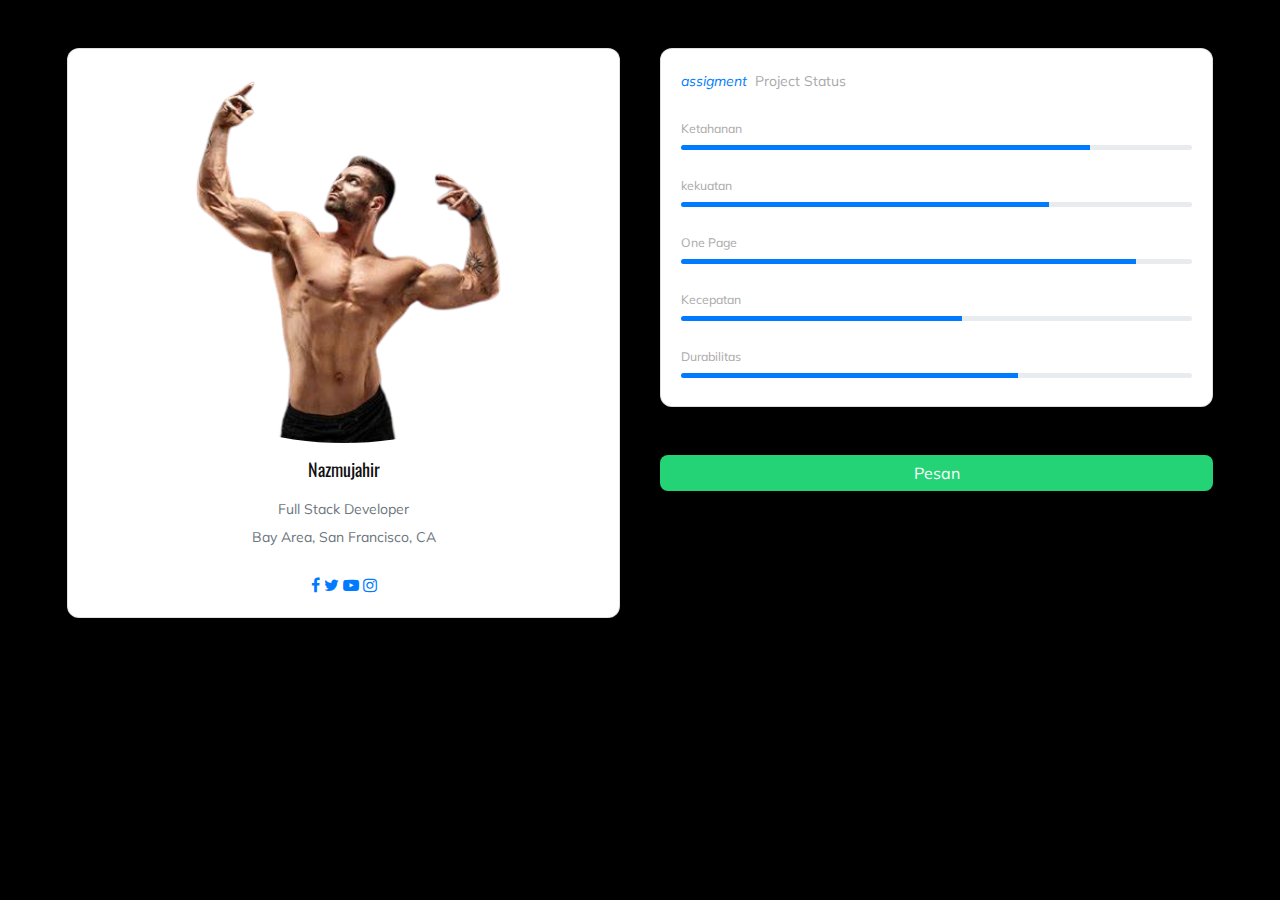
<file: harilibur-main/harilibur/profnaz.html>
<!DOCTYPE html>

<html lang="zxx">
  <head>
    <meta charset="UTF-8" />
    <meta name="description" content="Gym Template" />
    <meta name="keywords" content="Gym, unica, creative, html" />
    <meta name="viewport" content="width=device-width, initial-scale=1.0" />
    <meta http-equiv="X-UA-Compatible" content="ie=edge" />
    <title>harilibur</title>

    <!-- Google Font -->
    <link
      href="https://fonts.googleapis.com/css?family=Muli:300,400,500,600,700,800,900&display=swap"
      rel="stylesheet"
    />
    <link
      href="https://fonts.googleapis.com/css?family=Oswald:300,400,500,600,700&display=swap"
      rel="stylesheet"
    />

    <!-- Css Styles -->
    <link
      href="https://cdn.jsdelivr.net/npm/bootstrap@5.3.3/dist/css/bootstrap.min.css"
      rel="stylesheet"
      integrity="sha384-QWTKZyjpPEjISv5WaRU9OFeRpok6YctnYmDr5pNlyT2bRjXh0JMhjY6hW+ALEwIH"
      crossorigin="anonymous"
    />
    <link rel="stylesheet" href="css/bootstrap.min.css" type="text/css" />
    <link rel="stylesheet" href="css/font-awesome.min.css" type="text/css" />
    <link rel="stylesheet" href="css/flaticon.css" type="text/css" />
    <link rel="stylesheet" href="css/owl.carousel.min.css" type="text/css" />
    <link rel="stylesheet" href="css/barfiller.css" type="text/css" />
    <link rel="stylesheet" href="css/magnific-popup.css" type="text/css" />
    <link rel="stylesheet" href="css/slicknav.min.css" type="text/css" />
    <link rel="stylesheet" href="css/style.css" type="text/css" />
    <style>
      section {
        background-color: black;
        height: 100vh;
      }
    </style>
  </head>
  <body>
    <section>
      <div class="container py-5">
        <div class="row">
          <div
            class=""
            style="
              display: grid;
              grid-template-columns: repeat(2, 1fr);
              gap: 40px;
              justify-content: center;
            "
          >
            <div class="card mb-4" style="border-radius: 12px">
              <div class="card-body text-center">
                <img
                  src="img/hero/gymbro-removebg-preview.png"
                  alt="avatar"
                  class="rounded-circle img-fluid"
                  style="width: 600px"
                />
                <h5 class="my-3">Nazmujahir</h5>
                <p class="text-muted mb-1">Full Stack Developer</p>
                <p class="text-muted mb-4">Bay Area, San Francisco, CA</p>
                <a href="#"><i class="fa fa-facebook"></i></a>
                <a href="#"><i class="fa fa-twitter"></i></a>
                <a href="#"><i class="fa fa-youtube-play"></i></a>
                <a href="#"><i class="fa fa-instagram"></i></a>
              </div>
            </div>
            <div class="row">
              <div class="col-md-12">
                <div class="card mb-4 mb-md-0" style="border-radius: 12px">
                  <div class="card-body" style="border-radius: 12px">
                    <p class="mb-4">
                      <span class="text-primary font-italic me-1"
                        >assigment</span
                      >
                      Project Status
                    </p>
                    <p class="mb-1" style="font-size: 0.77rem">Ketahanan</p>
                    <div class="progress rounded" style="height: 5px">
                      <div
                        class="progress-bar"
                        role="progressbar "
                        style="width: 80%"
                        aria-valuenow="80 "
                        aria-valuemin="0 "
                        aria-valuemax="100 "
                      ></div>
                    </div>
                    <p class="mt-4 mb-1" style="font-size: 0.77rem">kekuatan</p>
                    <div class="progress rounded" style="height: 5px">
                      <div
                        class="progress-bar"
                        role="progressbar "
                        style="width: 72%"
                        aria-valuenow="72 "
                        aria-valuemin="0 "
                        aria-valuemax="100 "
                      ></div>
                    </div>
                    <p class="mt-4 mb-1" style="font-size: 0.77rem">One Page</p>
                    <div class="progress rounded" style="height: 5px">
                      <div
                        class="progress-bar"
                        role="progressbar "
                        style="width: 89%"
                        aria-valuenow="89 "
                        aria-valuemin="0 "
                        aria-valuemax="100 "
                      ></div>
                    </div>
                    <p class="mt-4 mb-1" style="font-size: 0.77rem">
                      Kecepatan
                    </p>
                    <div class="progress rounded" style="height: 5px">
                      <div
                        class="progress-bar"
                        role="progressbar "
                        style="width: 55%"
                        aria-valuenow="55 "
                        aria-valuemin="0 "
                        aria-valuemax="100 "
                      ></div>
                    </div>
                    <p class="mt-4 mb-1" style="font-size: 0.77rem">
                      Durabilitas
                    </p>
                    <div class="progress rounded mb-2" style="height: 5px">
                      <div
                        class="progress-bar"
                        role="progressbar "
                        style="width: 66%"
                        aria-valuenow="66 "
                        aria-valuemin="0 "
                        aria-valuemax="100 "
                      ></div>
                    </div>
                  </div>
                </div>
                <div class="d-grid gap-2 mt-5">
                  <button
                    class="btn btn-primary rounded-3"
                    style="background-color: #24d376; border: none"
                    type="button"
                  >
                    Pesan
                  </button>
                </div>
              </div>
            </div>
          </div>
        </div>
      </div>
    </section>

    <!-- Js Plugins -->
    <script
      src="https://cdn.jsdelivr.net/npm/bootstrap@5.3.3/dist/js/bootstrap.bundle.min.js"
      integrity="sha384-YvpcrYf0tY3lHB60NNkmXc5s9fDVZLESaAA55NDzOxhy9GkcIdslK1eN7N6jIeHz"
      crossorigin="anonymous"
    ></script>
    <script src="js/jquery-3.3.1.min.js "></script>
    <script src="js/bootstrap.min.js "></script>
    <script src="js/jquery.magnific-popup.min.js "></script>
    <script src="js/masonry.pkgd.min.js "></script>
    <script src="js/jquery.barfiller.js "></script>
    <script src="js/jquery.slicknav.js "></script>
    <script src="js/owl.carousel.min.js "></script>
    <script src="js/main.js "></script>
  </body>
</html>
</file>
<file: harilibur-main/harilibur/css/flaticon.css>
/*
  	Flaticon icon font: Flaticon
  	Creation date: 19/02/2019 07:27
  	*/

@font-face {
  font-family: "Flaticon";
  src: url("../fonts/Flaticon.eot");
  src: url("../fonts/Flaticon.eot?#iefix") format("embedded-opentype"),
       url("../fonts/Flaticon.woff2") format("woff2"),
       url("../fonts/Flaticon.woff") format("woff"),
       url("../fonts/Flaticon.ttf") format("truetype"),
       url("../fonts/Flaticon.svg#Flaticon") format("svg");
  font-weight: normal;
  font-style: normal;
}

@media screen and (-webkit-min-device-pixel-ratio:0) {
  @font-face {
    font-family: "Flaticon";
    src: url("../fonts/Flaticon.svg#Flaticon") format("svg");
  }
}

[class^="flaticon-"]:before, [class*=" flaticon-"]:before,
[class^="flaticon-"]:after, [class*=" flaticon-"]:after {   
  font-family: Flaticon;
  font-size: 40px;
  font-style: normal;
  margin-left: 0;
}

.flaticon-001-mattress:before { content: "\f100"; }
.flaticon-002-dumbell:before { content: "\f101"; }
.flaticon-003-weight:before { content: "\f102"; }
.flaticon-004-measuring-tape:before { content: "\f103"; }
.flaticon-005-clipboard:before { content: "\f104"; }
.flaticon-006-weight-1:before { content: "\f105"; }
.flaticon-007-rings:before { content: "\f106"; }
.flaticon-008-calendar:before { content: "\f107"; }
.flaticon-009-smartwatch:before { content: "\f108"; }
.flaticon-010-lockers:before { content: "\f109"; }
.flaticon-011-punching-ball:before { content: "\f10a"; }
.flaticon-012-bag:before { content: "\f10b"; }
.flaticon-013-balance:before { content: "\f10c"; }
.flaticon-014-heart-beat:before { content: "\f10d"; }
.flaticon-015-proteins:before { content: "\f10e"; }
.flaticon-016-fitness:before { content: "\f10f"; }
.flaticon-017-pull-up-bar:before { content: "\f110"; }
.flaticon-018-scale:before { content: "\f111"; }
.flaticon-019-bands:before { content: "\f112"; }
.flaticon-020-smartphone:before { content: "\f113"; }
.flaticon-021-tshirt:before { content: "\f114"; }
.flaticon-022-short:before { content: "\f115"; }
.flaticon-023-dumbbells:before { content: "\f116"; }
.flaticon-024-jumping-rope:before { content: "\f117"; }
.flaticon-025-fitness-1:before { content: "\f118"; }
.flaticon-026-gym:before { content: "\f119"; }
.flaticon-027-fitness-2:before { content: "\f11a"; }
.flaticon-028-weightlifting:before { content: "\f11b"; }
.flaticon-029-wheel:before { content: "\f11c"; }
.flaticon-030-dumbbells-1:before { content: "\f11d"; }
.flaticon-031-workout:before { content: "\f11e"; }
.flaticon-032-bottle:before { content: "\f11f"; }
.flaticon-033-juice:before { content: "\f120"; }
.flaticon-034-stationary-bike:before { content: "\f121"; }
.flaticon-035-punching-ball-1:before { content: "\f122"; }
.flaticon-036-timer:before { content: "\f123"; }
.flaticon-037-medal:before { content: "\f124"; }
.flaticon-038-treadmill:before { content: "\f125"; }
.flaticon-039-syringe:before { content: "\f126"; }
.flaticon-040-whistle:before { content: "\f127"; }
.flaticon-041-chest:before { content: "\f128"; }
.flaticon-042-pills:before { content: "\f129"; }
.flaticon-043-mp3:before { content: "\f12a"; }
.flaticon-044-no-smoking:before { content: "\f12b"; }
.flaticon-045-boxing-gloves:before { content: "\f12c"; }
.flaticon-046-gloves:before { content: "\f12d"; }
.flaticon-047-buck:before { content: "\f12e"; }
.flaticon-048-headgear:before { content: "\f12f"; }
.flaticon-049-hand-grip:before { content: "\f130"; }
.flaticon-050-no-fast-food:before { content: "\f131"; }
</file>
<file: harilibur-main/harilibur/css/barfiller.css>
body {
    font-family: Arial;
}

.barfiller {
    width:100%;
    height:12px;
    background:#fcfcfc;
    border:1px solid #ccc;
    position:relative;
    margin-bottom:20px;
    box-shadow: inset 1px 4px 9px -6px rgba(0,0,0,.5); 
    -moz-box-shadow: inset 1px 4px 9px -6px rgba(0,0,0,.5); 
}

.barfiller .fill {
    display:block;
    position:relative;
    width:0px;
    height:100%;
    background:#333;
    z-index:1;
}

.barfiller .tipWrap {
    display:none;
}

.barfiller .tip {
    margin-top:-30px;
    padding:2px 4px;
    font-size:11px;
    color:#fff;
    left:0px;
    position: relative;;
    z-index:2;
    background: #333;
} 

.barfiller .tip:after {
    border:solid;
    border-color:rgba(0,0,0,.8) transparent;
    border-width:6px 6px 0 6px;
    content:"";
    display:block;
    position:absolute;
    left:9px;
    top:100%;
    z-index:9
}
</file>
<file: harilibur-main/harilibur/css/style.css>
/******************************************************************
  Template Name: Gym
  Description:  Gym Fitness HTML Template
  Author: Colorlib
  Author URI: https://colorlib.com
  Version: 1.0
  Created: Colorlib
******************************************************************/

/*------------------------------------------------------------------
[Table of contents]

1.  Template default CSS
	1.1	Variables
	1.2	Mixins
	1.3	Flexbox
	1.4	Reset
2.  Helper Css
3.  Header Section
4.  Hero Section
5.  Service Section
6.  Class Section
7.  Price Plan Section
8.  Trainer Section
9.  Contact
10.  Footer Style

-------------------------------------------------------------------*/

/*----------------------------------------*/

/* Template default CSS
/*----------------------------------------*/

html,
body {
	height: 100%;
	font-family: "Muli", sans-serif;
	-webkit-font-smoothing: antialiased;
	font-smoothing: antialiased;
}

h1,
h2,
h3,
h4,
h5,
h6 {
	margin: 0;
	color: #111111;
	font-weight: 400;
	font-family: "Oswald", sans-serif;
}

h1 {
	font-size: 70px;
}

h2 {
	font-size: 36px;
}

h3 {
	font-size: 30px;
}

h4 {
	font-size: 24px;
}

h5 {
	font-size: 18px;
}

h6 {
	font-size: 16px;
}

p {
	font-size: 14px;
	font-family: "Muli", sans-serif;
	color: #a9a9a9;
	font-weight: 400;
	line-height: 24px;
	margin: 0 0 15px 0;
}

img {
	max-width: 100%;
	border-radius: 10px 10px 0px 0px;
}

input:focus,
select:focus,
button:focus,
textarea:focus {
	outline: none;
}

a {
	  border-radius: 100%;
}

a:hover,
a:focus {
	text-decoration: none;
	outline: none;
	color: #fff;
}

ul,
ol {
	padding: 0;
	margin: 0;
}

/*---------------------
  Helper CSS
-----------------------*/

.section-title {
	margin-bottom: 45px;
	text-align: center;
}

.section-title span {
	font-size: 16px;
	color: #24D376;
	text-transform: uppercase;
	font-weight: 700;
}

.section-title h2 {
	color: #ffffff;
	font-size: 32px;
	font-weight: 600;
	text-transform: uppercase;
	margin-top: 8px;
}

.set-bg {
	background-repeat: no-repeat;
	background-size: cover;
	background-position: top center;
}

.spad {
	padding-top: 100px;
	padding-bottom: 100px;
}

.spad-2 {
	padding-top: 50px;
	padding-bottom: 70px;
}

.text-white h1,
.text-white h2,
.text-white h3,
.text-white h4,
.text-white h5,
.text-white h6,
.text-white p,
.text-white span,
.text-white li,
.text-white a {
	color: #fff;
}

/* buttons */

.primary-btn {
	display: inline-block;
	font-size: 14px;
	padding: 17px 30px 16px;
    border-radius: 5px 5px 5px 5px;
	box-sizing: border-box;
	color: #ffffff;
	background: #24D376;
	line-height: normal;
	letter-spacing: 1px;
	text-transform: uppercase;
	font-weight: 700;
}

.primary-btn.btn-normal {
	-webkit-transition: all 0.3s;
	-o-transition: all 0.3s;
	transition: all 0.3s;
}

.primary-btn.btn-normal:hover {
	background: #24D376;
	border-color: #24D376;
}

/* Preloder */

#preloder {
	position: fixed;
	width: 100%;
	height: 100%;
	top: 0;
	left: 0;
	z-index: 999999;
	background: #000;
}

.loader {
	width: 40px;
	height: 40px;
	position: absolute;
	top: 50%;
	left: 50%;
	margin-top: -13px;
	margin-left: -13px;
	border-radius: 60px;
	animation: loader 0.8s linear infinite;
	-webkit-animation: loader 0.8s linear infinite;
}

@keyframes loader {
	0% {
		-webkit-transform: rotate(0deg);
		transform: rotate(0deg);
		border: 4px solid #24D376;
		border-left-color: transparent;
	}
	50% {
		-webkit-transform: rotate(180deg);
		transform: rotate(180deg);
		border: 4px solid #673ab7;
		border-left-color: transparent;
	}
	100% {
		-webkit-transform: rotate(360deg);
		transform: rotate(360deg);
		border: 4px solid #24D376;
		border-left-color: transparent;
	}
}

@-webkit-keyframes loader {
	0% {
		-webkit-transform: rotate(0deg);
		border: 4px solid #24D376;
		border-left-color: transparent;
	}
	50% {
		-webkit-transform: rotate(180deg);
		border: 4px solid #673ab7;
		border-left-color: transparent;
	}
	100% {
		-webkit-transform: rotate(360deg);
		border: 4px solid #24D376;
		border-left-color: transparent;
	}
}

.spacial-controls {
	position: fixed;
	width: 111px;
	height: 91px;
	top: 0;
	right: 0;
	z-index: 999;
}

.spacial-controls .search-switch {
	display: block;
	height: 100%;
	padding-top: 30px;
	background: #323232;
	text-align: center;
	cursor: pointer;
}

.search-model {
	display: none;
	position: fixed;
	width: 100%;
	height: 100%;
	left: 0;
	top: 0;
	background: #000;
	z-index: 99999;
}

.search-model-form {
	padding: 0 15px;
}

.search-model-form input {
	width: 500px;
	font-size: 40px;
	border: none;
	border-bottom: 2px solid #333;
	background: none;
	color: #999;
}

.search-close-switch {
	position: absolute;
	width: 50px;
	height: 50px;
	background: #333;
	color: #fff;
	text-align: center;
	border-radius: 50%;
	font-size: 28px;
	line-height: 28px;
	top: 30px;
	cursor: pointer;
	-webkit-transform: rotate(45deg);
	-ms-transform: rotate(45deg);
	transform: rotate(45deg);
	display: -webkit-box;
	display: -ms-flexbox;
	display: flex;
	-webkit-box-align: center;
	-ms-flex-align: center;
	align-items: center;
	-webkit-box-pack: center;
	-ms-flex-pack: center;
	justify-content: center;
}

/*---------------------
  Header
-----------------------*/

.header-section {
	position: absolute;
	left: 0;
	top: 0;
	width: 100%;
	padding: 0 15px;
	padding-top: 55px;
	z-index: 99;
}

.logo a {
	display: inline-block;
}

.nav-menu {
	text-align: center;
}

.nav-menu ul li {
	list-style: none;
	display: inline-block;
	margin-right: 32px;
	position: relative;
	z-index: 1;
}

.nav-menu ul li .dropdown {
	position: absolute;
	left: -30px;
	top: 58px;
	width: 180px;
	background: #252525;
	z-index: 99;
	text-align: left;
	padding: 13px 0 20px;
	opacity: 0;
	visibility: hidden;
	-webkit-transition: all 0.3s;
	-o-transition: all 0.3s;
	transition: all 0.3s;
}

.nav-menu ul li .dropdown li {
	margin-right: 0;
	display: block;
}

.nav-menu ul li .dropdown li a {
	display: block;
	text-transform: none;
	padding: 6px 0 6px 30px;
	font-weight: 400;
}

.nav-menu ul li .dropdown li a:after {
	display: none;
}

.nav-menu ul li:last-child {
	margin-right: 0;
}

.nav-menu ul li.active>a {
	color: #24D376;
}

.nav-menu ul li.active>a:after {
	opacity: 1;
}

.nav-menu ul li:hover>a {
	color: #24D376;
}

.nav-menu ul li:hover>a:after {
	opacity: 1;
}

.nav-menu ul li:hover .dropdown {
	opacity: 1;
	visibility: visible;
}

.nav-menu ul li a {
	color: #ffffff;
	display: block;
	font-size: 15px;
	font-weight: 500;
	text-transform: uppercase;
	letter-spacing: 1px;
	font-family: "Oswald", sans-serif;
	padding: 10px 0px;
	position: relative;
	-webkit-transition: all 0.3s;
	-o-transition: all 0.3s;
	transition: all 0.3s;
}

.nav-menu ul li a:after {
	position: absolute;
	left: 0;
	top: 22px;
	height: 1px;
	width: 100%;
	background: #24D376;
	content: "";
	-webkit-transform: rotate(-20deg);
	-ms-transform: rotate(-20deg);
	transform: rotate(-20deg);
	opacity: 0;
	-webkit-transition: all 0.3s;
	-o-transition: all 0.3s;
	transition: all 0.3s;
}

.top-option {
	text-align: right;
	padding: 9px 0;
}

.top-option .to-search {
	display: inline-block;
	padding-right: 20px;
	position: relative;
}

.top-option .to-search:after {
	position: absolute;
	right: 0;
	top: 5px;
	height: 15px;
	width: 1px;
	background: rgba(255, 255, 255, 0.3);
	content: "";
}

.top-option .to-search i {
	font-size: 16px;
	color: #ffffff;
	cursor: pointer;
}

.top-option .to-social {
	display: inline-block;
}

.top-option .to-social a {
	display: inline-block;
	color: #ffffff;
	font-size: 16px;
	margin-left: 15px;
}

.offcanvas-menu-wrapper {
	display: none;
}

.canvas-open {
	display: none;
}

/*---------------------
  Hero Section
-----------------------*/

.hs-slider.owl-carousel .owl-item.active .hs-item .hi-text span {
	position: relative;
	top: 0;
	-webkit-transition: all 0.2s ease 0.2s;
	-o-transition: all 0.2s ease 0.2s;
	transition: all 0.2s ease 0.2s;
	opacity: 1;
}

.hs-slider.owl-carousel .owl-item.active .hs-item .hi-text h1 {
	position: relative;
	top: 0;
	-webkit-transition: all 0.4s ease 0.4s;
	-o-transition: all 0.4s ease 0.4s;
	transition: all 0.4s ease 0.4s;
	opacity: 1;
}

.hs-slider.owl-carousel .owl-item.active .hs-item .hi-text .primary-btn {
	position: relative;
	top: 0;
	-webkit-transition: all 0.6s ease 0.6s;
	-o-transition: all 0.6s ease 0.6s;
	transition: all 0.6s ease 0.6s;
	opacity: 1;
}

.hs-slider.owl-carousel .owl-nav button {
	height: 46px;
	width: 46px;
	color: #a9a9a9;
	background: rgba(255, 255, 255, 0.1);
	line-height: 46px;
	text-align: center;
	position: absolute;
	font-size: 24px;
	left: 30px;
	top: 50%;
	-webkit-transform: translateY(-23px);
	-ms-transform: translateY(-23px);
	transform: translateY(-23px);
}

.hs-slider.owl-carousel .owl-nav button.owl-next {
	left: auto;
	right: 30px;
}

.hs-slider .hs-item {
	height: 1040px;
	display: -webkit-box;
	display: -ms-flexbox;
	display: flex;
	-ms-flex-line-pack: center;
	align-content: center;
	padding-top: 355px;
}

.hs-slider .hs-item .hi-text span {
	display: block;
	font-size: 18px;
	color: #ffffff;
	text-transform: uppercase;
	font-weight: 700;
	letter-spacing: 6px;
	margin-bottom: 18px;
	position: relative;
	top: 100px;
	opacity: 0;
}

.hs-slider .hs-item .hi-text h1 {
	font-size: 80px;
	color: #ffffff;
	font-weight: 700;
	text-transform: uppercase;
	line-height: 90px;
	margin-bottom: 42px;
	position: relative;
	top: 100px;
	opacity: 0;
}

.hs-slider .hs-item .hi-text h1 strong {
	color: #24D376;
}

.hs-slider .hs-item .hi-text .primary-btn {
	position: relative;
	top: 100px;
	opacity: 0;
}

/*---------------------
  ChoseUs Section
-----------------------*/

.choseus-section {
	background: #0a0a0a;
	padding-bottom: 70px;
}

.cs-item {
	text-align: center;
	margin-bottom: 30px;
}

.cs-item:hover span {
	background: #24D376;
	color: #ffffff;
}

.cs-item span {
	height: 90px;
	width: 90px;
	background: rgba(255, 255, 255, 0.1);
	border-radius: 50%;
	display: inline-block;
	color: #24D376;
	line-height: 90px;
	text-align: center;
	-webkit-transition: all 0.3s;
	-o-transition: all 0.3s;
	transition: all 0.3s;
}

.cs-item h4 {
	color: #ffffff;
	font-size: 22px;
	font-weight: 600;
	margin-top: 24px;
	margin-bottom: 16px;
}

/*---------------------
  Classes Section
-----------------------*/

.classes-section {
	background: #151515;
	padding-bottom: 80px;
}

.classes-section .section-title {
	margin-bottom: 35px;
}

.class-item {
	overflow: hidden;
	margin-bottom: 30px;
}

.class-item .ci-pic img {
	min-width: 100%;
}

.class-item .ci-text {
	background: #0a0a0a;
	position: relative;
	padding: 10px 30px 26px 30px;
	border-radius: 0px 0px 10px 10px;
	z-index: 1;
}



.class-item .ci-text span {
	color: #24D376;
	font-size: 12px;
	text-transform: uppercase;
	font-weight: 700;
}

.class-item .ci-text h5 {
	font-size: 20px;
	color: #ffffff;
	font-weight: 600;
	text-transform: uppercase;
	margin-top: 4px;
}

.class-item .ci-text h4 {
	font-size: 26px;
	color: #ffffff;
	font-weight: 600;
	text-transform: uppercase;
	margin-top: 4px;
}

.class-item .ci-text a {
	display: inline-block;
	width: 46px;
	height: 46px;
	background: rgba(255, 255, 255, 0.1);
	line-height: 46px;
	text-align: center;
	font-size: 24px;
	color: #ffffff;
	position: absolute;
	right: 30px;
	bottom: 26px;
}

/*---------------------
  Banner Section
-----------------------*/

.banner-section {
	height: 550px;
	display: -webkit-box;
	display: -ms-flexbox;
	display: flex;
	-webkit-box-align: center;
	-ms-flex-align: center;
	align-items: center;
	-webkit-box-pack: center;
	-ms-flex-pack: center;
	justify-content: center;
}

.bs-text.service-banner .bt-tips {
	margin-bottom: 35px;
}

.bs-text h2 {
	font-size: 48px;
	color: #ffffff;
	font-weight: 700;
	text-transform: uppercase;
	margin-bottom: 25px;
}

.bs-text .bt-tips {
	font-size: 20px;
	color: #c4c4c4;
	font-weight: 700;
	text-transform: uppercase;
	margin-bottom: 45px;
}

.bs-text .primary-btn {
	background: transparent;
	border: 2px solid #24D376;
}

.bs-text .play-btn {
	display: inline-block;
	height: 70px;
	width: 70px;
	background: #24D376;
	border-radius: 50%;
	line-height: 70px;
	text-align: center;
	font-size: 36px;
	color: #ffffff;
}

/*---------------------
  Pricing Section
-----------------------*/

.pricing-section {
	background: #151515;
}

.pricing-section .section-title {
	margin-bottom: 56px;
}

.ps-item {
	text-align: center;
	padding: 40px 30px 52px;
	border: 1px solid #464646;
	-webkit-transform: skewY(-4deg);
	-ms-transform: skewY(-4deg);
	transform: skewY(-4deg);
	-webkit-transition: all 0.5s;
	-o-transition: all 0.5s;
	transition: all 0.5s;
	margin-bottom: 30px;
	position: relative;
}

.ps-item:hover {
	background: #ffffff;
	border-color: #ffffff;
}

.ps-item:hover h3 {
	color: #111111;
}

.ps-item:hover .pi-price span {
	color: #444444;
}

.ps-item:hover ul li {
	color: #111111;
	font-weight: 600;
}

.ps-item:hover .primary-btn.pricing-btn {
	background: #24D376;
}

.ps-item:hover .thumb-icon {
	opacity: 1;
	visibility: visible;
}

.ps-item h3 {
	font-size: 28px;
	color: #ffffff;
	font-weight: 600;
	margin-bottom: 16px;
	-webkit-transform: skewY(4deg);
	-ms-transform: skewY(4deg);
	transform: skewY(4deg);
}

.ps-item .pi-price {
	margin-bottom: 30px;
	-webkit-transform: skewY(4deg);
	-ms-transform: skewY(4deg);
	transform: skewY(4deg);
}

.ps-item .pi-price h2 {
	font-size: 60px;
	color: #24D376;
	font-weight: 600;
}

.ps-item .pi-price span {
	color: #c4c4c4;
	font-size: 16px;
	font-weight: 700;
	text-transform: uppercase;
}

.ps-item ul {
	margin-bottom: 40px;
	-webkit-transform: skewY(4deg);
	-ms-transform: skewY(4deg);
	transform: skewY(4deg);
}

.ps-item ul li {
	font-size: 14px;
	color: #c4c4c4;
	line-height: 32px;
	list-style: none;
}

.ps-item .primary-btn.pricing-btn {
	display: block;
	background: #333333;
	-webkit-transform: skewY(4deg);
	-ms-transform: skewY(4deg);
	transform: skewY(4deg);
}

.ps-item .thumb-icon {
	font-size: 48px;
	color: #24D376;
	position: absolute;
	left: 50px;
	bottom: 120px;
	-webkit-transform: skewY(4deg);
	-ms-transform: skewY(4deg);
	transform: skewY(4deg);
	opacity: 0;
	visibility: hidden;
}

/*---------------------
  Gallery Section
-----------------------*/

.gallery-section {
	background: #151515;
	overflow: hidden;
}

.gallery-section.gallery-page {
	padding-top: 10px;
}

.grid-sizer {
	width: calc(25% - 10px);
}

.gallery {
	margin-right: -10px;
}

.gallery .gs-item {
	height: 472px;
	width: calc(25% - 10px);
	float: left;
	margin-right: 10px;
	margin-bottom: 10px;
}

.gallery .gs-item:hover .thumb-icon {
	opacity: 1;
	visibility: visible;
}

.gallery .gs-item .thumb-icon {
	font-size: 48px;
	color: #24D376;
	display: -webkit-box;
	display: -ms-flexbox;
	display: flex;
	-webkit-box-align: center;
	-ms-flex-align: center;
	align-items: center;
	-webkit-box-pack: center;
	-ms-flex-pack: center;
	justify-content: center;
	height: 100%;
	cursor: pointer;
	opacity: 0;
	visibility: hidden;
	-webkit-transition: all 0.3s;
	-o-transition: all 0.3s;
	transition: all 0.3s;
}

.gallery .gs-item.grid-wide {
	width: calc(50% - 10px);
}

/*---------------------
  Team Section
-----------------------*/

.team-section {
	background: #151515;
}

.team-section.team-page {
	padding-bottom: 70px;
}

.team-section.team-page .ts-item {
	margin-bottom: 30px;
}

.team-section.team-page .ts-item:hover .ts_text {
	bottom: -30px;
}

.team-section.team-page .ts-item .tt_social {
	-webkit-transform: skewY(5deg);
	-ms-transform: skewY(5deg);
	transform: skewY(5deg);
	margin-top: 13px;
}

.team-section.team-page .ts-item .tt_social a {
	font-size: 14px;
	color: #c4c4c4;
	margin-right: 10px;
}

.team-section.team-page .ts-item .tt_social a:last-child {
	margin-right: 0;
}

.team-title .section-title {
	text-align: left;
	float: left;
}

.primary-btn.appoinment-btn {
	background: transparent;
	border: 2px solid #24D376;
	float: right;
	margin-top: 10px;
}

.ts-slider .col-lg-4 {
	max-width: 100%;
}

.ts-slider.owl-carousel .owl-dots {
	text-align: center;
	margin-top: 30px;
}

.ts-slider.owl-carousel .owl-dots button {
	height: 4px;
	width: 20px;
	background: #5c5c5c;
	margin-right: 15px;
	-webkit-transform: skewY(-5deg);
	-ms-transform: skewY(-5deg);
	transform: skewY(-5deg);
}

.ts-slider.owl-carousel .owl-dots button.active {
	background: #24D376;
}

.ts-slider.owl-carousel .owl-dots button:last-child {
	margin-right: 0;
}

.ts-item {
	height: 450px;
	position: relative;
	overflow: hidden;
	border-radius: 10px 10px 10px 10px;
}

.ts-item:hover .ts_text {
	bottom: -35px;
}

.ts-item .ts_text {
	padding: 40px 0 60px;
	text-align: center;
	background: #0a0a0a;
	border-top: 4px solid #464646;
	-webkit-transform: skewY(-5deg);
	-ms-transform: skewY(-5deg);
	transform: skewY(-5deg);
	position: absolute;
	left: 0;
	bottom: -250px;
	width: 100%;
	-webkit-transition: all 0.3s;
	-o-transition: all 0.3s;
	transition: all 0.3s;
}

.ts-item .ts_text h4 {
	color: #ffffff;
	font-weight: 600;
	margin-bottom: 14px;
	-webkit-transform: skewY(5deg);
	-ms-transform: skewY(5deg);
	transform: skewY(5deg);
}

.ts-item .ts_text span {
	display: block;
	font-size: 12px;
	font-weight: 700;
	color: #aaaaaa;
	text-transform: uppercase;
	-webkit-transform: skewY(5deg);
	-ms-transform: skewY(5deg);
	transform: skewY(5deg);
}

/*---------------------
  Get Touch Section
-----------------------*/

.gettouch-section {
	background: #0a0a0a;
	padding: 30px 0 15px;
}

.gt-text {
	overflow: hidden;
	margin-bottom: 30px;
}

.gt-text i {
	font-size: 30px;
	color: #ffffff;
	display: inline-block;
	height: 65px;
	width: 65px;
	background: #24D376;
	border-radius: 50%;
	line-height: 65px;
	text-align: center;
	float: left;
	margin-right: 20px;
}

.gt-text p {
	overflow: hidden;
	color: #ffffff;
	margin-bottom: 0;
	padding-top: 10px;
}

.gt-text ul {
	overflow: hidden;
	padding-top: 20px;
}

.gt-text ul li {
	list-style: none;
	font-size: 14px;
	color: #ffffff;
	margin-right: 25px;
	display: inline-block;
	position: relative;
}

.gt-text ul li:after {
	position: absolute;
	right: -18px;
	top: 0;
	content: "|";
	color: #545454;
}

.gt-text ul li:last-child {
	margin-right: 0;
}

.gt-text ul li:last-child:after {
	display: none;
}

.gt-text.email p {
	padding-top: 20px;
}

/*---------------------
  Footer
-----------------------*/

.footer-section {
	background: #000000;
	padding-top: 50px;
}

.fs-about {
	margin-bottom: 30px;
}

.fs-about .fa-logo {
	margin-bottom: 30px;
}

.fs-about .fa-logo a {
	display: inline-block;
}

.fs-about p {
	line-height: 26px;
	color: #c4c4c4;
}

.fs-about .fa-social a {
	font-size: 14px;
	color: #c4c4c4;
	margin-right: 10px;
}

.fs-about .fa-social a:last-child {
	margin-right: 0;
}

.fs-widget {
	margin-bottom: 30px;
}

.fs-widget h4 {
	color: #ffffff;
	font-weight: 600;
	margin-bottom: 18px;
}

.fs-widget ul li {
	list-style: none;
}

.fs-widget ul li a {
	font-size: 14px;
	color: #c4c4c4;
	line-height: 30px;
}

.fs-widget .fw-recent {
	margin-bottom: 20px;
	padding-bottom: 10px;
	border-bottom: 1px solid #1a1a1a;
}

.fs-widget .fw-recent:last-child {
	padding-bottom: 0;
	border: none;
}

.fs-widget .fw-recent h6 {
	margin-bottom: 6px;
}

.fs-widget .fw-recent h6 a {
	color: #c4c4c4;
	letter-spacing: 0.5px;
}

.fs-widget .fw-recent ul li {
	font-size: 12px;
	color: #4d4d4d;
	display: inline-block;
	margin-right: 25px;
	position: relative;
}

.fs-widget .fw-recent ul li:last-child:after {
	display: none;
}

.fs-widget .fw-recent ul li:after {
	position: absolute;
	right: -16px;
	top: 0;
	content: "|";
}

.copyright-text {
	font-size: 14px;
	color: #c4c4c4;
	letter-spacing: 0.5px;
	border-top: 1px solid #1a1a1a;
	padding: 25px 0;
	margin-top: 15px;
}

.copyright-text a,
.copyright-text i {
	color: #24D376;
}

/* ----------------------------------- Other Pages Styles ----------------------------------- */

/*---------------------
  Breadcrumb Section
-----------------------*/

.breadcrumb-section {
	height: 500px;
	padding-top: 230px;
}

.breadcrumb-text h2 {
	font-size: 60px;
	color: #ffffff;
	font-weight: 600;
	text-transform: uppercase;
	margin-bottom: 15px;
}

.breadcrumb-text .bt-option a {
	font-size: 18px;
	color: #ffffff;
	font-weight: 700;
	display: inline-block;
	position: relative;
	margin-right: 20px;
}

.breadcrumb-text .bt-option a:after {
	position: absolute;
	right: -14px;
	top: 6px;
	font-family: "FontAwesome";
	content: "";
	font-size: 13px;
	font-weight: 400;
}

.breadcrumb-text .bt-option span {
	font-size: 18px;
	color: #24D376;
	font-weight: 700;
}

/*---------------------
  About Us Section
-----------------------*/

.about-video {
	height: 640px;
	display: -webkit-box;
	display: -ms-flexbox;
	display: flex;
	-webkit-box-align: center;
	-ms-flex-align: center;
	align-items: center;
	-webkit-box-pack: center;
	-ms-flex-pack: center;
	justify-content: center;
}

.about-video .play-btn {
	display: inline-block;
	height: 70px;
	width: 70px;
	background: #24D376;
	border-radius: 50%;
	line-height: 70px;
	text-align: center;
	font-size: 36px;
	color: #ffffff;
}

.about-text {
	background: #000000;
	height: 640px;
	padding: 120px 70px 0 70px;
}

.about-text .section-title {
	text-align: left;
	margin-bottom: 30px;
}

.about-text .at-desc {
	margin-bottom: 27px;
}

.about-text .at-desc p {
	color: #c4c4c4;
}

.about-text .about-bar .ab-item {
	margin-bottom: 34px;
}

.about-text .about-bar .ab-item p {
	color: #ffffff;
	margin-bottom: 13px;
}

.about-text .about-bar .ab-item .barfiller {
	background: #2d2d2d;
	height: 5px;
	border: none;
	margin-bottom: 0;
}

.about-text .about-bar .ab-item .barfiller .tip {
	margin-top: 0;
	padding: 0;
	font-size: 14px;
	color: #ffffff;
	background: transparent;
	position: initial !important;
	float: right;
	margin-top: -40px;
}

.about-text .about-bar .ab-item .barfiller .tip:after {
	display: none;
}

/*---------------------
  Testimonial Section
-----------------------*/

.testimonial-section {
	background: #151515;
}

.ts_slider.owl-carousel .owl-item img {
	display: inline-block;
}

.ts_slider.owl-carousel .owl-nav button {
	height: 46px;
	width: 46px;
	color: #a9a9a9;
	background: rgba(255, 255, 255, 0.1);
	line-height: 46px;
	text-align: center;
	font-size: 24px;
	position: absolute;
	left: 30px;
	top: 50%;
	-webkit-transform: translateY(-23px);
	-ms-transform: translateY(-23px);
	transform: translateY(-23px);
}

.ts_slider.owl-carousel .owl-nav button.owl-next {
	left: auto;
	right: 30px;
}

.ts_slider .ts_item .ti_pic {
	margin-bottom: 32px;
}

.ts_slider .ts_item .ti_pic img {
	height: 200px;
	width: 200px;
	border-radius: 50%;
}

.ts_slider .ts_item .ti_text p {
	color: #fefefe;
	letter-spacing: 1px;
	margin-bottom: 20px;
}

.ts_slider .ts_item .ti_text h5 {
	color: #ffffff;
	font-weight: 600;
	text-transform: uppercase;
	margin-bottom: 8px;
}

.ts_slider .ts_item .ti_text .tt-rating i {
	font-size: 12px;
	color: #d49d09;
}

/*---------------------
  Services Section
-----------------------*/

.services-section {
	background: #151515;
}

.ss-pic img {
	height: 100%;
	min-width: 100%;
}

.ss-text {
	background: #252525;
	padding: 72px 30px;
	height: 293px;
	position: relative;
	z-index: 1;
	-webkit-transition: all 0.3s;
	-o-transition: all 0.3s;
	transition: all 0.3s;
}

.ss-text:hover {
	background: #363636;
}

.ss-text:hover a {
	color: #24D376;
}

.ss-text:hover:after {
	background: #363636;
}

.ss-text:after {
	position: absolute;
	left: -15px;
	top: 50%;
	height: 20px;
	width: 20px;
	background: #252525;
	content: "";
	-webkit-transform: rotate(45deg) translateY(-10px);
	-ms-transform: rotate(45deg) translateY(-10px);
	transform: rotate(45deg) translateY(-10px);
	z-index: -1;
	-webkit-transition: all 0.2s;
	-o-transition: all 0.2s;
	transition: all 0.2s;
}

.ss-text.second-row:after {
	left: auto;
	right: 0;
}

.ss-text h4 {
	font-size: 22px;
	color: #ffffff;
	font-weight: 600;
	margin-bottom: 10px;
}

.ss-text p {
	margin-bottom: 11px;
}

.ss-text a {
	font-size: 14px;
	color: #ffffff;
	font-weight: 700;
	text-transform: uppercase;
	-webkit-transition: all 0.3s;
	-o-transition: all 0.3s;
	transition: all 0.3s;
}

/*---------------------
  Class Timetable Section
-----------------------*/

.class-timetable-section {
	background: #151515;
}

.class-timetable-section.class-details-timetable {
	padding-top: 0;
}

.class-timetable-section .section-title {
	text-align: left;
}

.class-details-timetable_title {
	margin-bottom: 35px;
}

.class-details-timetable_title h5 {
	font-size: 20px;
	color: #ffffff;
	font-weight: 600;
}

.table-controls {
	text-align: right;
	margin-top: 14px;
	margin-bottom: 50px;
}

.table-controls ul {
	background: #000000;
	padding: 12px 30px 15px;
	display: inline-block;
}

.table-controls ul li {
	list-style: none;
	font-size: 14px;
	color: #aaaaaa;
	list-style: none;
	display: inline-block;
	margin-right: 35px;
	-webkit-transition: all 0.3s;
	-o-transition: all 0.3s;
	transition: all 0.3s;
	cursor: pointer;
	position: relative;
}

.table-controls ul li:after {
	position: absolute;
	right: -22px;
	top: 0;
	content: "/";
}

.table-controls ul li.active {
	color: #ffffff;
}

.table-controls ul li.active:after {
	color: #aaaaaa;
}

.table-controls ul li:last-child {
	margin-right: 0;
}

.table-controls ul li:last-child:after {
	display: none;
}

.class-timetable .ts-meta h5,
.class-timetable .ts-meta span {
	-webkit-transition: all 0.4s;
	-o-transition: all 0.4s;
	transition: all 0.4s;
}

.class-timetable.filtering .ts-meta h5,
.class-timetable.filtering .ts-meta span {
	opacity: 0;
}

.class-timetable.filtering .ts-meta.show h5,
.class-timetable.filtering .ts-meta.show span {
	opacity: 1;
}

.class-timetable.details-timetable td h5 {
	color: #ffffff1a;
}

.class-timetable.details-timetable td span {
	color: #363636;
}

.class-timetable.details-timetable td.hover-dp h5 {
	-webkit-transition: all 0.4s;
	-o-transition: all 0.4s;
	transition: all 0.4s;
}

.class-timetable.details-timetable td.hover-dp span {
	-webkit-transition: all 0.4s;
	-o-transition: all 0.4s;
	transition: all 0.4s;
}

.class-timetable.details-timetable td.hover-dp:hover h5 {
	color: #ffffff;
}

.class-timetable.details-timetable td.hover-dp:hover span {
	color: #a9a9a9;
}

.class-timetable.details-timetable td.dark-bg {
	background: #0a0a0a;
}

.class-timetable table {
	border: 1px solid #363636;
	text-align: center;
}

.class-timetable table thead {
	border-bottom: 1px solid #363636;
}

.class-timetable table thead tr th {
	font-size: 14px;
	color: #ffffff;
	background: #24D376;
	border-right: 1px solid #363636;
	padding: 15px 0;
	font-weight: 400;
}

.class-timetable table tbody tr td {
	width: 146px;
	padding: 35px 0;
}

.class-timetable table tbody tr td.class-time {
	font-size: 12px;
	color: #24D376;
	background: #000000;
	border: 1px solid #363636;
}

.class-timetable table tbody tr td.dark-bg {
	background: #090909;
}

.class-timetable table tbody tr td.hover-bg {
	-webkit-transition: all 0.3s;
	-o-transition: all 0.3s;
	transition: all 0.3s;
}

.class-timetable table tbody tr td.hover-bg:hover {
	background: #24D376;
}

.class-timetable table tbody tr td.blank-td {
	position: relative;
	overflow: hidden;
}

.class-timetable table tbody tr td.blank-td:after {
	position: absolute;
	left: -47px;
	top: 59px;
	width: 237px;
	height: 1px;
	background: #363636;
	content: "";
	-webkit-transform: rotate(-40deg);
	-ms-transform: rotate(-40deg);
	transform: rotate(-40deg);
}

.class-timetable table tbody tr td h5 {
	color: #ffffff;
	font-weight: 600;
	text-transform: uppercase;
	margin-bottom: 10px;
}

.class-timetable table tbody tr td span {
	display: block;
	font-size: 12px;
	color: #a9a9a9;
}

/*---------------------
  Class Details Section
-----------------------*/

.class-details-section {
	background: #151515;
	padding-bottom: 60px;
}

.class-details-text .cd-pic {
	margin-bottom: 45px;
}

.class-details-text .cd-pic img {
	min-width: 100%;
}

.class-details-text .cd-text {
	margin-bottom: 33px;
}

.class-details-text .cd-text .cd-single-item h3 {
	color: #ffffff;
	font-weight: 600;
	text-transform: uppercase;
	margin-bottom: 28px;
}

.class-details-text .cd-text .cd-single-item p {
	color: #c4c4c4;
}

.class-details-text .cd-trainer .cd-trainer-pic img {
	min-width: 100%;
}

.class-details-text .cd-trainer .cd-trainer-text {
	position: relative;
}

.class-details-text .cd-trainer .cd-trainer-text .trainer-title {
	margin-bottom: 18px;
}

.class-details-text .cd-trainer .cd-trainer-text .trainer-title h4 {
	color: #ffffff;
	font-weight: 600;
	margin-bottom: 6px;
}

.class-details-text .cd-trainer .cd-trainer-text .trainer-title span {
	font-size: 12px;
	color: #aaaaaa;
	text-transform: uppercase;
}

.class-details-text .cd-trainer .cd-trainer-text .trainer-social {
	position: absolute;
	right: 0;
	top: 20px;
}

.class-details-text .cd-trainer .cd-trainer-text .trainer-social a {
	display: inline-block;
	font-size: 14px;
	color: #c4c4c4;
	margin-right: 9px;
}

.class-details-text .cd-trainer .cd-trainer-text .trainer-social a:last-child {
	margin-right: 0;
}

.class-details-text .cd-trainer .cd-trainer-text p {
	color: #c4c4c4;
}

.class-details-text .cd-trainer .cd-trainer-text .trainer-info {
	margin-top: 28px;
	margin-bottom: 26px;
}

.class-details-text .cd-trainer .cd-trainer-text .trainer-info li {
	font-size: 14px;
	color: #c4c4c4;
	list-style: none;
	padding-bottom: 8px;
	border-bottom: 1px solid #252525;
	margin-bottom: 10px;
}

.class-details-text .cd-trainer .cd-trainer-text .trainer-info li:last-child {
	padding-bottom: 0;
	margin-bottom: 0;
	border-bottom: none;
}

.class-details-text .cd-trainer .cd-trainer-text .trainer-info li span {
	color: #ffffff;
	font-weight: 700;
	width: 150px;
	display: inline-block;
}

.sidebar-option {
	padding-left: 40px;
}

.sidebar-option .so-categories {
	margin-bottom: 40px;
}

.sidebar-option .so-categories .title {
	font-size: 20px;
	color: #ffffff;
	font-weight: 600;
	text-transform: uppercase;
	margin-bottom: 24px;
}

.sidebar-option .so-categories ul li {
	list-style: none;
}

.sidebar-option .so-categories ul li:hover a {
	color: #24D376;
}

.sidebar-option .so-categories ul li:hover a span {
	color: #ffffff;
}

.sidebar-option .so-categories ul li a {
	font-size: 14px;
	color: #c4c4c4;
	line-height: 40px;
	-webkit-transition: all 0.3s;
	-o-transition: all 0.3s;
	transition: all 0.3s;
}

.sidebar-option .so-categories ul li a span {
	font-size: 12px;
	float: right;
}

.sidebar-option .so-latest {
	margin-bottom: 60px;
}

.sidebar-option .so-latest .title {
	font-size: 20px;
	color: #ffffff;
	font-weight: 600;
	text-transform: uppercase;
	margin-bottom: 40px;
}

.sidebar-option .so-latest .latest-large {
	height: 200px;
	position: relative;
	margin-bottom: 30px;
}

.sidebar-option .so-latest .latest-large .ll-text {
	position: absolute;
	left: 0;
	bottom: 18px;
	width: 100%;
	padding: 0 25px;
}

.sidebar-option .so-latest .latest-large .ll-text h5 a {
	color: #ffffff;
	font-weight: 600;
	line-height: 23px;
}

.sidebar-option .so-latest .latest-large .ll-text ul li {
	list-style: none;
	font-size: 12px;
	color: #888888;
	position: relative;
	display: inline-block;
	margin-right: 25px;
}

.sidebar-option .so-latest .latest-large .ll-text ul li:last-child {
	margin-right: 0;
}

.sidebar-option .so-latest .latest-large .ll-text ul li:last-child:after {
	display: none;
}

.sidebar-option .so-latest .latest-large .ll-text ul li:after {
	position: absolute;
	right: -16px;
	top: 0;
	content: "|";
}

.sidebar-option .so-latest .latest-item {
	overflow: hidden;
	margin-bottom: 30px;
}

.sidebar-option .so-latest .latest-item:last-child {
	margin-bottom: 0;
}

.sidebar-option .so-latest .latest-item .li-pic {
	float: left;
	margin-right: 20px;
}

.sidebar-option .so-latest .latest-item .li-text {
	overflow: hidden;
}

.sidebar-option .so-latest .latest-item .li-text h6 a {
	font-size: 15px;
	color: #ffffff;
	line-height: 21px;
}

.sidebar-option .so-latest .latest-item .li-text .li-time {
	display: inline-block;
	font-size: 12px;
	color: #888888;
}

.sidebar-option .so-banner {
	height: 300px;
	position: relative;
}

.sidebar-option .so-banner h5 {
	font-size: 20px;
	font-weight: 600;
	color: #ffffff;
	text-transform: uppercase;
	position: absolute;
	left: 0;
	bottom: 30px;
	width: 100%;
	padding: 0 30px;
}

.sidebar-option .so-tags .title {
	font-size: 20px;
	color: #ffffff;
	font-weight: 600;
	text-transform: uppercase;
	margin-bottom: 40px;
}

.sidebar-option .so-tags a {
	display: inline-block;
	font-size: 14px;
	color: #c4c4c4;
	padding: 10px 15px;
	background: #252525;
	margin-right: 5px;
	margin-bottom: 10px;
}

/*------------------------
  Bmi Calculator Section
-------------------------*/

.bmi-calculator-section {
	background: #151515;
}

.section-title.chart-title {
	text-align: left;
}

.chart-table table {
	border: 1px solid #363636;
	width: 100%;
}

.chart-table table thead {
	border-bottom: 1px solid #363636;
}

.chart-table table thead tr th {
	background: #060606;
	font-size: 14px;
	color: #ffffff;
	font-weight: 500;
	text-transform: uppercase;
	border-right: 1px solid #363636;
	padding: 14px 0 11px 50px;
}

.chart-table table tbody tr:nth-child(even) {
	background: #111111;
}

.chart-table table tbody tr td {
	font-size: 14px;
	color: #c4c4c4;
	border-right: 1px solid #363636;
	padding: 17px 0 17px 50px;
}

.chart-table table tbody tr td.point {
	width: 200px;
}

.section-title.chart-calculate-title {
	text-align: left;
}

.chart-calculate-form p {
	color: #c4c4c4;
	margin-bottom: 24px;
}

.chart-calculate-form form input {
	font-size: 14px;
	color: #c4c4c4;
	width: 100%;
	height: 50px;
	border: 1px solid #363636;
	padding-left: 20px;
	padding-right: 5px;
	background: transparent;
	margin-bottom: 20px;
}

.chart-calculate-form form input::-webkit-input-placeholder {
	color: #c4c4c4;
}

.chart-calculate-form form input::-moz-placeholder {
	color: #c4c4c4;
}

.chart-calculate-form form input:-ms-input-placeholder {
	color: #c4c4c4;
}

.chart-calculate-form form input::-ms-input-placeholder {
	color: #c4c4c4;
}

.chart-calculate-form form input::placeholder {
	color: #c4c4c4;
}

.chart-calculate-form form button {
	font-size: 14px;
	color: #ffffff;
	text-transform: uppercase;
	font-weight: 700;
	width: 100%;
	border: none;
	padding: 15px 0;
	background: #24D376;
}

/*---------------------
  Blog Section
-----------------------*/

.blog-section {
	background: #151515;
}

.blog-section .sidebar-option {
	padding-left: 70px;
}

.blog-item {
	margin-bottom: 40px;
}

.blog-item .bi-pic {
	float: left;
}

.blog-item .bi-pic img {
	width: 360px;
	height: 240px;
	min-width: 100%;
}

.blog-item .bi-text {
	border: 1px solid #363636;
	overflow: hidden;
	height: 240px;
	padding: 32px 30px 0 30px;
}

.blog-item .bi-text h5 {
	margin-bottom: 10px;
}

.blog-item .bi-text h5 a {
	font-size: 20px;
	color: #ffffff;
	font-weight: 600;
	line-height: 28px;
}

.blog-item .bi-text ul {
	margin-bottom: 18px;
}

.blog-item .bi-text ul li {
	font-size: 12px;
	color: #888888;
	display: inline-block;
	list-style: none;
	margin-right: 25px;
	position: relative;
}

.blog-item .bi-text ul li:after {
	position: absolute;
	right: -15px;
	top: 0;
	content: "|";
}

.blog-item .bi-text ul li:last-child {
	margin-right: 0;
}

.blog-item .bi-text ul li:last-child:after {
	display: none;
}

.blog-item .bi-text p {
	color: #c4c4c4;
	line-height: 22px;
	margin-bottom: 0;
}

.blog-pagination {
	padding-top: 10px;
}

.blog-pagination a {
	display: inline-block;
	font-size: 18px;
	color: #ffffff;
	text-transform: uppercase;
	padding: 10px 20px;
	font-weight: 500;
	margin-right: 15px;
	background: #252525;
	font-family: "Oswald", sans-serif;
	-webkit-transition: all 0.3s;
	-o-transition: all 0.3s;
	transition: all 0.3s;
}

.blog-pagination a:last-child {
	margin-right: 0;
}

.blog-pagination a:hover {
	background: #555555;
}

/*--------------------------
  Blog Detils Hero Section
--------------------------*/

.blog-details-hero {
	height: 900px;
	padding-top: 365px;
}

.bh-text {
	background: rgba(0, 0, 0, 0.8);
	text-align: center;
	padding: 40px 50px 34px 50px;
}

.bh-text h3 {
	color: #ffffff;
	font-weight: 600;
	line-height: 39px;
	text-transform: uppercase;
	margin-bottom: 10px;
}

.bh-text ul li {
	font-size: 12px;
	color: #888888;
	display: inline-block;
	list-style: none;
	margin-right: 25px;
	position: relative;
}

.bh-text ul li:after {
	position: absolute;
	right: -15px;
	top: 0;
	content: "|";
}

.bh-text ul li:last-child {
	margin-right: 0;
}

.bh-text ul li:last-child:after {
	display: none;
}

/*---------------------
  Blog Details Section
-----------------------*/

.blog-details-section {
	background: #151515;
	padding-top: 80px;
	overflow: hidden;
}

.blog-details-text .blog-details-title {
	text-align: center;
	margin-bottom: 32px;
}

.blog-details-text .blog-details-title p {
	color: #c4c4c4;
}

.blog-details-text .blog-details-title p:first-child {
	margin-bottom: 25px;
}

.blog-details-text .blog-details-title h5 {
	font-size: 20px;
	color: #ffffff;
	font-weight: 600;
	padding-top: 5px;
	margin-bottom: 28px;
}

.blog-details-text .blog-details-pic {
	margin-right: -10px;
	overflow: hidden;
	margin-bottom: 22px;
}

.blog-details-text .blog-details-pic .blog-details-pic-item {
	width: calc(50% - 10px);
	float: left;
	margin-right: 10px;
	margin-bottom: 10px;
}

.blog-details-text .blog-details-pic .blog-details-pic-item img {
	min-width: 100%;
}

.blog-details-text .blog-details-desc {
	text-align: center;
	margin-bottom: 60px;
}

.blog-details-text .blog-details-desc p {
	color: #c4c4c4;
}

.blog-details-text .blog-details-quote {
	text-align: center;
	border: 2px solid #363636;
	padding: 40px 22px 25px;
	position: relative;
	margin-bottom: 30px;
}

.blog-details-text .blog-details-quote .quote-icon {
	position: absolute;
	left: 50%;
	top: -26px;
	height: 55px;
	width: 55px;
	background: #151515;
	border: 2px solid #363636;
	line-height: 47px;
	text-align: center;
	border-radius: 50%;
	-webkit-transform: translateX(-27.5px);
	-ms-transform: translateX(-27.5px);
	transform: translateX(-27.5px);
}

.blog-details-text .blog-details-quote h5 {
	font-size: 20px;
	color: #ffffff;
	line-height: 30px;
	margin-bottom: 6px;
}

.blog-details-text .blog-details-quote span {
	font-size: 15px;
	color: #888888;
	display: inline-block;
	font-weight: 700;
	text-transform: uppercase;
}

.blog-details-text .blog-details-more-desc {
	text-align: center;
	margin-bottom: 40px;
}

.blog-details-text .blog-details-more-desc p {
	color: #c4c4c4;
}

.blog-details-text .blog-details-more-desc p:first-child {
	margin-bottom: 25px;
}

.blog-details-text .blog-details-tag-share {
	text-align: center;
	margin-bottom: 100px;
}

.blog-details-text .blog-details-tag-share .tags {
	margin-bottom: 25px;
}

.blog-details-text .blog-details-tag-share .tags a {
	display: inline-block;
	font-size: 14px;
	color: #c4c4c4;
	padding: 10px 15px;
	background: #252525;
	margin-right: 5px;
	margin-bottom: 10px;
}

.blog-details-text .blog-details-tag-share .tags a:last-child {
	margin-right: 0;
}

.blog-details-text .blog-details-tag-share .share span {
	font-size: 14px;
	color: #c4c4c4;
	text-transform: uppercase;
	margin-right: 30px;
}

.blog-details-text .blog-details-tag-share .share a {
	font-size: 14px;
	color: #c4c4c4;
	margin-right: 15px;
}

.blog-details-text .blog-details-tag-share .share a:last-child {
	margin-right: 0;
}

.blog-details-text .blog-details-tag-share .share a i {
	color: #ffffff;
	margin-right: 5px;
}

.blog-details-text .blog-details-author {
	text-align: center;
	background: #0a0a0a;
	position: relative;
	padding: 70px 50px 35px 50px;
	margin-bottom: 55px;
}

.blog-details-text .blog-details-author .ba-pic {
	position: absolute;
	top: -45px;
	left: 50%;
	-webkit-transform: translateX(-45px);
	-ms-transform: translateX(-45px);
	transform: translateX(-45px);
}

.blog-details-text .blog-details-author .ba-pic img {
	height: 90px;
	width: 90px;
	border-radius: 50%;
}

.blog-details-text .blog-details-author .ba-text h5 {
	font-size: 20px;
	color: #ffffff;
	font-weight: 500;
	text-transform: uppercase;
	margin-bottom: 15px;
}

.blog-details-text .blog-details-author .ba-text p {
	color: #c4c4c4;
}

.blog-details-text .blog-details-author .ba-text .bp-social a {
	font-size: 13px;
	color: #c4c4c4;
	margin-right: 10px;
}

.blog-details-text .blog-details-author .ba-text .bp-social a:last-child {
	margin-right: 0;
}

.blog-details-text .comment-option .co-title {
	font-size: 20px;
	color: #ffffff;
	font-weight: 500;
	text-transform: uppercase;
	margin-bottom: 40px;
}

.blog-details-text .comment-option .co-widget {
	position: absolute;
	right: 0;
	top: 5px;
}

.blog-details-text .comment-option .co-widget a {
	font-size: 14px;
	color: #c4c4c4;
	margin-left: 8px;
}

.blog-details-text .comment-option .co-item {
	position: relative;
	padding-left: 30px;
	margin-bottom: 35px;
}

.blog-details-text .comment-option .co-item.reply-comment {
	margin-left: 30px;
}

.blog-details-text .comment-option .co-item:after {
	position: absolute;
	left: 0;
	top: 0;
	width: 1px;
	height: 100%;
	background: #363636;
	content: "";
}

.blog-details-text .comment-option .co-item .co-pic {
	overflow: hidden;
	margin-bottom: 12px;
}

.blog-details-text .comment-option .co-item .co-pic img {
	width: 30px;
	height: 30px;
	border-radius: 50%;
	float: left;
	margin-right: 10px;
}

.blog-details-text .comment-option .co-item .co-pic h5 {
	color: #ffffff;
	overflow: hidden;
	line-height: 30px;
}

.blog-details-text .comment-option .co-item .co-text p {
	color: #c4c4c4;
	margin-bottom: 0;
}

.leave-comment h5 {
	font-size: 20px;
	color: #ffffff;
	font-weight: 500;
	text-transform: uppercase;
	margin-bottom: 40px;
}

.leave-comment form input {
	font-size: 13px;
	color: #c4c4c4;
	width: 100%;
	height: 46px;
	border: 1px solid #363636;
	padding-left: 20px;
	padding-right: 5px;
	background: transparent;
	margin-bottom: 20px;
}

.leave-comment form input::-webkit-input-placeholder {
	color: #c4c4c4;
}

.leave-comment form input::-moz-placeholder {
	color: #c4c4c4;
}

.leave-comment form input:-ms-input-placeholder {
	color: #c4c4c4;
}

.leave-comment form input::-ms-input-placeholder {
	color: #c4c4c4;
}

.leave-comment form input::placeholder {
	color: #c4c4c4;
}

.leave-comment form textarea {
	font-size: 13px;
	color: #c4c4c4;
	width: 100%;
	height: 100px;
	border: 1px solid #363636;
	padding-left: 20px;
	padding-top: 12px;
	padding-right: 5px;
	background: transparent;
	margin-bottom: 14px;
	resize: none;
}

.leave-comment form textarea::-webkit-input-placeholder {
	color: #c4c4c4;
}

.leave-comment form textarea::-moz-placeholder {
	color: #c4c4c4;
}

.leave-comment form textarea:-ms-input-placeholder {
	color: #c4c4c4;
}

.leave-comment form textarea::-ms-input-placeholder {
	color: #c4c4c4;
}

.leave-comment form textarea::placeholder {
	color: #c4c4c4;
}

.leave-comment form button {
	font-size: 14px;
	color: #ffffff;
	text-transform: uppercase;
	font-weight: 700;
	width: 100%;
	border: none;
	padding: 14px 0 12px;
	background: #24D376;
}

/*---------------------
  Contact Section
-----------------------*/

.contact-section {
	background: #151515;
}

.section-title.contact-title {
	text-align: left;
	margin-bottom: 35px;
}

.contact-widget .cw-text {
	overflow: hidden;
	margin-bottom: 35px;
}

.contact-widget .cw-text i {
	font-size: 30px;
	color: #24D376;
	display: inline-block;
	height: 65px;
	width: 65px;
	background: #363636;
	border-radius: 50%;
	line-height: 65px;
	text-align: center;
	float: left;
	margin-right: 20px;
}

.contact-widget .cw-text p {
	overflow: hidden;
	color: #c4c4c4;
	margin-bottom: 0;
	padding-top: 10px;
}

.contact-widget .cw-text ul {
	overflow: hidden;
	padding-top: 20px;
}

.contact-widget .cw-text ul li {
	list-style: none;
	font-size: 14px;
	color: #c4c4c4;
	margin-right: 25px;
	display: inline-block;
	position: relative;
}

.contact-widget .cw-text ul li:after {
	position: absolute;
	right: -18px;
	top: 0;
	content: "|";
	color: #545454;
}

.contact-widget .cw-text ul li:last-child {
	margin-right: 0;
}

.contact-widget .cw-text ul li:last-child:after {
	display: none;
}

.contact-widget .cw-text.email p {
	padding-top: 20px;
}

.map {
	height: 550px;
	margin-top: 35px;
}

.map iframe {
	width: 100%;
}

/*---------------------
  404 Section
-----------------------*/

.section-404 {
	position: fixed;
	width: 100%;
	height: 100%;
	z-index: 999;
	background: rgba(0, 0, 0, 0.9);
	display: -webkit-box;
	display: -ms-flexbox;
	display: flex;
	-webkit-box-align: center;
	-ms-flex-align: center;
	align-items: center;
}

.text-404 {
	text-align: center;
}

.text-404 h1 {
	font-size: 200px;
	color: #ffffff;
	font-weight: 700;
	letter-spacing: 2px;
	margin-bottom: 15px;
}

.text-404 h3 {
	color: #ffffff;
	font-weight: 500;
	margin-bottom: 20px;
}

.text-404 p {
	font-size: 15px;
	color: #c4c4c4;
	margin-bottom: 43px;
}

.text-404 .search-404 {
	position: relative;
	width: 470px;
	margin: 0 auto 35px;
}

.text-404 .search-404 input {
	font-size: 15px;
	color: #ffffffb3;
	height: 46px;
	width: 100%;
	background: #24D376;
	border: none;
	padding-left: 20px;
}

.text-404 .search-404 input::-webkit-input-placeholder {
	color: #ffffffb3;
}

.text-404 .search-404 input::-moz-placeholder {
	color: #ffffffb3;
}

.text-404 .search-404 input:-ms-input-placeholder {
	color: #ffffffb3;
}

.text-404 .search-404 input::-ms-input-placeholder {
	color: #ffffffb3;
}

.text-404 .search-404 input::placeholder {
	color: #ffffffb3;
}

.text-404 .search-404 button {
	font-size: 16px;
	color: #ffffff;
	background: transparent;
	border: none;
	position: absolute;
	right: 0;
	top: 0;
	padding: 11px 20px 11px;
}

.text-404 a {
	font-size: 15px;
	color: #ffffff;
	font-weight: 700;
	text-transform: uppercase;
	position: relative;
	display: inline-block;
}

.text-404 a:after {
	position: absolute;
	left: 0;
	bottom: -5px;
	height: 1px;
	width: 100%;
	background: #252525;
	content: "";
}

.text-404 a i {
	color: #24D376;
	margin-right: 5px;
}

/*--------------------------------- Responsive Media Quaries -----------------------------*/

@media only screen and (min-width: 1650px) and (max-width: 1920px) {
	.nav-menu ul li {
		margin-right: 60px;
	}
}

@media only screen and (min-width: 1200px) {
	.container {
		max-width: 1170px;
	}
}

/* Medium Device = 1200px */

@media only screen and (min-width: 992px) and (max-width: 1199px) {
	.nav-menu ul li {
		margin-right: 5px;
	}
	.ps-item .thumb-icon {
		left: 15px;
	}
	.blog-item .bi-pic {
		float: none;
	}
	.blog-item .bi-text {
		height: auto;
		padding: 32px 30px 30px 30px;
	}
	.blog-item .bi-pic img {
		height: auto;
	}
}

/* Tablet Device = 768px */

@media only screen and (min-width: 768px) and (max-width: 991px) {
	.about-text {
		height: auto;
		padding: 120px 70px 60px 70px;
	}
	.blog-section .sidebar-option {
		padding-left: 0;
	}
	.blog-item .bi-pic {
		float: none;
	}
	.blog-item .bi-text {
		height: auto;
		padding: 32px 30px 30px 30px;
	}
	.class-details-text .cd-trainer .cd-trainer-text {
		padding-top: 30px;
	}
	.sidebar-option {
		padding-left: 0;
		padding-top: 30px;
	}
	.chart-table {
		margin-bottom: 30px;
	}
	.table-controls {
		text-align: left;
		margin-top: 0;
		margin-bottom: 30px;
	}
	.ss-text:after {
		display: none;
	}
	.ss-text {
		padding: 72px 60px;
		margin-bottom: 30px;
	}
	.class-item .ci-text:after {
		width: 750px;
	}
	.ts_slider.owl-carousel .owl-nav button {
		left: 0;
	}
	.ts_slider.owl-carousel .owl-nav button.owl-next {
		right: 0;
	}
	.hs-slider.owl-carousel .owl-nav button {
		left: 0;
	}
	.hs-slider.owl-carousel .owl-nav button.owl-next {
		right: 0;
	}
	.offcanvas-menu-overlay {
		position: fixed;
		left: 0;
		top: 0;
		background: rgba(0, 0, 0, 0.7);
		z-index: 999;
		height: 100%;
		width: 100%;
		visibility: hidden;
		-webkit-transition: 0.3s;
		-o-transition: 0.3s;
		transition: 0.3s;
	}
	.offcanvas-menu-overlay.active {
		visibility: visible;
	}
	.canvas-open {
		position: absolute;
		right: 40px;
		top: 61px;
		font-size: 22px;
		width: 30px;
		height: 30px;
		color: #ffffff;
		border: 1px solid #ffffff;
		border-radius: 2px;
		line-height: 29px;
		text-align: center;
		z-index: 1;
		display: block;
		cursor: pointer;
	}
	.offcanvas-menu-wrapper {
		position: fixed;
		left: -300px;
		top: 0;
		width: 300px;
		z-index: 999;
		background: #ffffff;
		overflow-y: auto;
		height: 100%;
		opacity: 0;
		visibility: hidden;
		-webkit-transition: all 0.5s;
		-o-transition: all 0.5s;
		transition: all 0.5s;
		padding: 50px 30px 30px 30px;
		display: block;
	}
	.offcanvas-menu-wrapper.show-offcanvas-menu-wrapper {
		left: 0;
		opacity: 1;
		visibility: visible;
	}
	.offcanvas-menu-wrapper .canvas-close {
		font-size: 22px;
		width: 30px;
		height: 30px;
		border: 1px solid #151515;
		border-radius: 2px;
		text-align: center;
		line-height: 27px;
		position: absolute;
		right: 20px;
		top: 20px;
		cursor: pointer;
	}
	.offcanvas-menu-wrapper .canvas-search {
		font-size: 18px;
		text-align: center;
		margin-bottom: 20px;
		cursor: pointer;
	}
	.offcanvas-menu-wrapper .canvas-menu {
		display: none;
	}
	.offcanvas-menu-wrapper .canvas-social {
		text-align: center;
		padding-top: 20px;
	}
	.offcanvas-menu-wrapper .canvas-social a {
		display: inline-block;
		font-size: 16px;
		color: #363636;
		margin-right: 6px;
	}
	.offcanvas-menu-wrapper .canvas-social a:last-child {
		margin-right: 0;
	}
	.offcanvas-menu-wrapper .slicknav_btn {
		display: none;
	}
	.offcanvas-menu-wrapper .slicknav_menu {
		background: transparent;
		padding: 0;
	}
	.offcanvas-menu-wrapper .slicknav_nav {
		display: block !important;
	}
	.offcanvas-menu-wrapper .slicknav_nav ul {
		margin: 0;
	}
	.offcanvas-menu-wrapper .slicknav_nav .slicknav_row,
	.offcanvas-menu-wrapper .slicknav_nav a {
		padding: 10px 0;
		margin: 0;
		color: #151515;
		border-bottom: 1px solid #151515;
		font-weight: 500;
		font-family: "Oswald", sans-serif;
		font-size: 15px;
	}
	.offcanvas-menu-wrapper .slicknav_nav .slicknav_row:hover {
		border-radius: 0;
		background: transparent;
		color: #f36100;
	}
	.offcanvas-menu-wrapper .slicknav_nav a:hover {
		border-radius: 0;
		background: transparent;
		color: #f36100;
	}
	.nav-menu {
		display: none;
	}
	.top-option {
		display: none;
	}
	.grid-sizer {
		width: calc(50% - 10px);
	}
	.gallery .gs-item {
		width: calc(50% - 10px);
		float: none;
	}
	.gallery .gs-item.grid-wide {
		width: 100%;
	}
	.blog-item .bi-pic img {
		height: auto;
	}
}

/* Wide Mobile = 480px */

@media only screen and (max-width: 767px) {
	.offcanvas-menu-overlay {
		position: fixed;
		left: 0;
		top: 0;
		background: rgba(0, 0, 0, 0.7);
		z-index: 999;
		height: 100%;
		width: 100%;
		visibility: hidden;
		-webkit-transition: 0.3s;
		-o-transition: 0.3s;
		transition: 0.3s;
	}
	.offcanvas-menu-overlay.active {
		visibility: visible;
	}
	.canvas-open {
		position: absolute;
		right: 40px;
		top: 61px;
		font-size: 22px;
		width: 30px;
		height: 30px;
		color: #ffffff;
		border: 1px solid #ffffff;
		border-radius: 2px;
		line-height: 29px;
		text-align: center;
		z-index: 1;
		display: block;
		cursor: pointer;
	}
	.offcanvas-menu-wrapper {
		position: fixed;
		left: -300px;
		top: 0;
		width: 300px;
		z-index: 999;
		background: #ffffff;
		overflow-y: auto;
		height: 100%;
		opacity: 0;
		visibility: hidden;
		-webkit-transition: all 0.5s;
		-o-transition: all 0.5s;
		transition: all 0.5s;
		padding: 50px 30px 30px 30px;
		display: block;
	}
	.offcanvas-menu-wrapper.show-offcanvas-menu-wrapper {
		left: 0;
		opacity: 1;
		visibility: visible;
	}
	.offcanvas-menu-wrapper .canvas-close {
		font-size: 22px;
		width: 30px;
		height: 30px;
		border: 1px solid #151515;
		border-radius: 2px;
		text-align: center;
		line-height: 27px;
		position: absolute;
		right: 20px;
		top: 20px;
		cursor: pointer;
	}
	.offcanvas-menu-wrapper .canvas-search {
		font-size: 18px;
		text-align: center;
		margin-bottom: 20px;
		cursor: pointer;
	}
	.offcanvas-menu-wrapper .canvas-menu {
		display: none;
	}
	.offcanvas-menu-wrapper .canvas-social {
		text-align: center;
		padding-top: 20px;
	}
	.offcanvas-menu-wrapper .canvas-social a {
		display: inline-block;
		font-size: 16px;
		color: #363636;
		margin-right: 6px;
	}
	.offcanvas-menu-wrapper .canvas-social a:last-child {
		margin-right: 0;
	}
	.offcanvas-menu-wrapper .slicknav_btn {
		display: none;
	}
	.offcanvas-menu-wrapper .slicknav_menu {
		background: transparent;
		padding: 0;
	}
	.offcanvas-menu-wrapper .slicknav_nav {
		display: block !important;
	}
	.offcanvas-menu-wrapper .slicknav_nav ul {
		margin: 0;
	}
	.offcanvas-menu-wrapper .slicknav_nav .slicknav_row,
	.offcanvas-menu-wrapper .slicknav_nav a {
		padding: 10px 0;
		margin: 0;
		color: #151515;
		border-bottom: 1px solid #151515;
		font-weight: 500;
		font-family: "Oswald", sans-serif;
		font-size: 15px;
	}
	.offcanvas-menu-wrapper .slicknav_nav .slicknav_row:hover {
		border-radius: 0;
		background: transparent;
		color: #f36100;
	}
	.offcanvas-menu-wrapper .slicknav_nav .slicknav_row:hover a {
		color: #f36100;
	}
	.offcanvas-menu-wrapper .slicknav_nav a:hover {
		border-radius: 0;
		background: transparent;
		color: #f36100;
	}
	.nav-menu {
		display: none;
	}
	.top-option {
		display: none;
	}
	.gallery .gs-item {
		width: 100%;
		float: none;
	}
	.gallery .gs-item.grid-wide {
		width: 100%;
	}
	.about-text {
		height: auto;
		padding: 120px 70px 60px 70px;
	}
	.class-timetable {
		overflow-x: auto;
	}
	.chart-table {
		overflow-x: auto;
	}
	.blog-section .p-0 {
		padding: 15px !important;
	}
	.blog-section .sidebar-option {
		padding-left: 0;
	}
	.blog-item .bi-pic {
		float: none;
	}
	.blog-item .bi-text {
		height: auto;
		padding: 32px 30px 30px 30px;
	}
	.class-details-text .cd-trainer .cd-trainer-text {
		padding-top: 30px;
	}
	.sidebar-option {
		padding-left: 0;
		padding-top: 30px;
	}
	.chart-table {
		margin-bottom: 30px;
	}
	.table-controls {
		text-align: left;
		margin-top: 0;
		margin-bottom: 30px;
	}
	.ss-text:after {
		display: none;
	}
	.ss-text {
		padding: 72px 60px;
		height: auto;
	}
	.class-item .ci-text:after {
		width: 750px;
	}
	.hs-slider .hs-item {
		height: auto;
		padding: 250px 0 150px;
	}
	.hs-slider .hs-item .hi-text h1 {
		font-size: 48px;
		line-height: normal;
	}
	.ts_slider.owl-carousel .owl-nav button {
		left: 0;
	}
	.ts_slider.owl-carousel .owl-nav button.owl-next {
		right: 0;
	}
	.hs-slider.owl-carousel .owl-nav button {
		left: 0;
	}
	.hs-slider.owl-carousel .owl-nav button.owl-next {
		right: 0;
	}
	.ss-pic img {
		height: auto;
	}
	.ss-text {
		margin-bottom: 20px;
	}
	.blog-item .bi-pic img {
		height: auto;
	}
	.blog-details-hero {
		height: auto;
		padding: 160px 0 100px;
	}
	.text-404 .search-404 {
		width: 100%;
	}
	.search-model-form input {
		width: 100%;
	}
}

/* Small Device = 320px */

@media only screen and (max-width: 479px) {
	.primary-btn.appoinment-btn {
		float: none;
		margin-top: 0;
	}
	.hs-slider .hs-item .hi-text h1 {
		font-size: 38px;
		line-height: normal;
	}
	.team-title {
		margin-bottom: 20px;
	}
	.about-text {
		padding: 70px 15px 60px;
	}
	.blog-details-section .p-0 {
		padding: 15px !important;
	}
	.text-404 h1 {
		font-size: 160px;
	}
	.breadcrumb-text h2 {
		font-size: 38px;
	}
	.text-404 h1 {
		font-size: 80px;
	}
	.blog-details-text .blog-details-author {
		padding: 70px 15px 35px;
	}
	.search-model-form input {
		font-size: 28px;
	}
}
</file>
